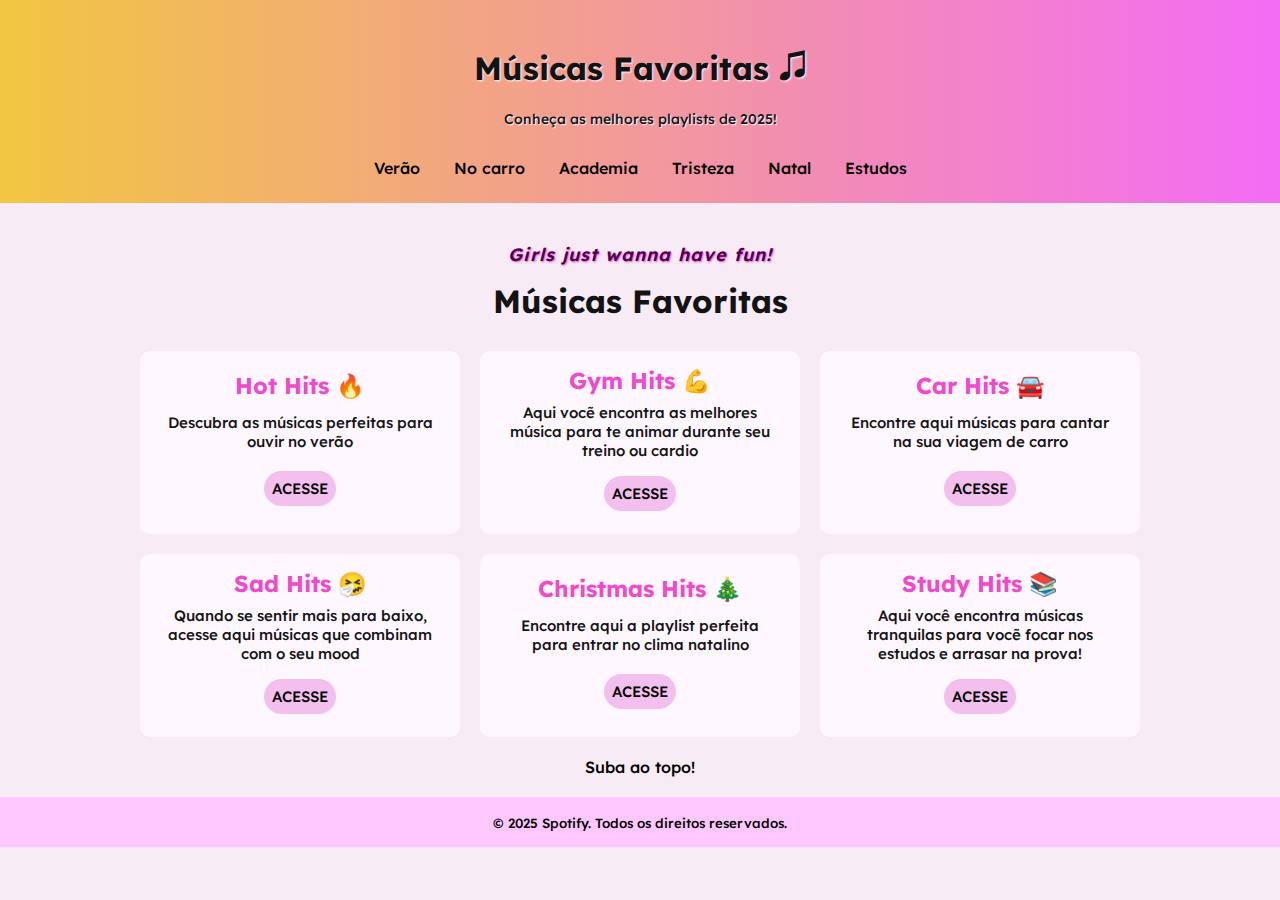
<file: index.html>
<!DOCTYPE html>

<html>
    <head>
        <title> Músicas Favoritas </title>
        <meta name = "description" content = 
        "site sobre as músicas favoritas da Naiara em 2025">
        <link rel="stylesheet" href="index.css">
        <meta name="viewport" content="width=device-width,initial-scale=1">
        <meta charset="UTF-8">
    </head>

    <body>
        <header>
            <h1>Músicas Favoritas <big>&#127900</big> </h1>
            <p>Conheça as melhores playlists de 2025!</p>
            <nav>
                    <a href="verao.html">Verão</a>
                    <a href="nocarro.html"> No carro </a>
                    <a href="academia.html"> Academia </a>
                    <a href="tristeza.html">Tristeza</a> 
                    <a href="natal.html">Natal</a>
                    <a href="estudar.html">Estudos</a>

            </nav>
        </header>
            
        <main>
            <section>
            
                <p id="frase-de-efeito"> <i>Girls just wanna have fun!</i> </p>
                <h1>Músicas Favoritas</h1>

                <div class="main-container">
                <!--verão-->
                <div class="main-block">
                    <h2> Hot Hits &#x1f525; </h2>
                    <p>Descubra as músicas perfeitas para ouvir no verão</p>
                    <a href="https://open.spotify.com/playlist/37i9dQZF1DWZ7eJRBxKzdO"> ACESSE </a>
                </div>

                <!-- academia -->
                <div class="main-block">
                    <h2> Gym Hits &#128170 </h2>
                    <p> Aqui vocẽ encontra as melhores música para te animar durante seu treino ou cardio 
                    </p>
                    <a href="https://open.spotify.com/playlist/7mZZkjpyoY83wHbssEtzNF"> ACESSE </a>
                </div>

                <!--no carro-->
                <div class="main-block">
                    <h2>Car Hits &#128664</h2>
                    <p>Encontre aqui músicas para cantar na sua viagem de carro</p>
                    <a href="https://open.spotify.com/playlist/1mqCaht92qRL06hhuSAXe7"> ACESSE</a>
                </div>

                <!-- TRISTEZA-->
                 <div class="main-block">
                    <h2>Sad Hits &#129319</h2>
                    <p> Quando se sentir mais para baixo, acesse aqui músicas que combinam com o seu mood</p>
                 
                 <a href="https://open.spotify.com/playlist/32fmHQIVPJvrvaSw4i1OTR">ACESSE</a>
                </div>

                <!--natal-->
                <div class="main-block">
                    <h2>Christmas Hits &#127876 </h2>
                    <p>Encontre aqui a playlist perfeita para entrar no clima natalino </p>
                    <a href="https://open.spotify.com/playlist/3wVdPrZNaqcDIdCPXavJgS">ACESSE</a>
                </div>

                <!--estudos-->
                    <div class="main-block">
                        <h2>Study Hits 📚</h2>
                        <p> Aqui você encontra músicas tranquilas para vocẽ focar nos estudos e arrasar na prova!</p>
                        <a href="https://open.spotify.com/playlist/3bZTQGrvewbkJJe6UpTFKc">ACESSE</a>
                    </div>
                </div>
                
                </div>
            </section>
                <p id="topo"><a href="index.html">Suba ao topo!</a></p>
        </main>
        <footer>
            <small> &copy; 2025 Spotify. Todos os direitos reservados.  </small>
        </footer>
    </body>

</html>
</file>
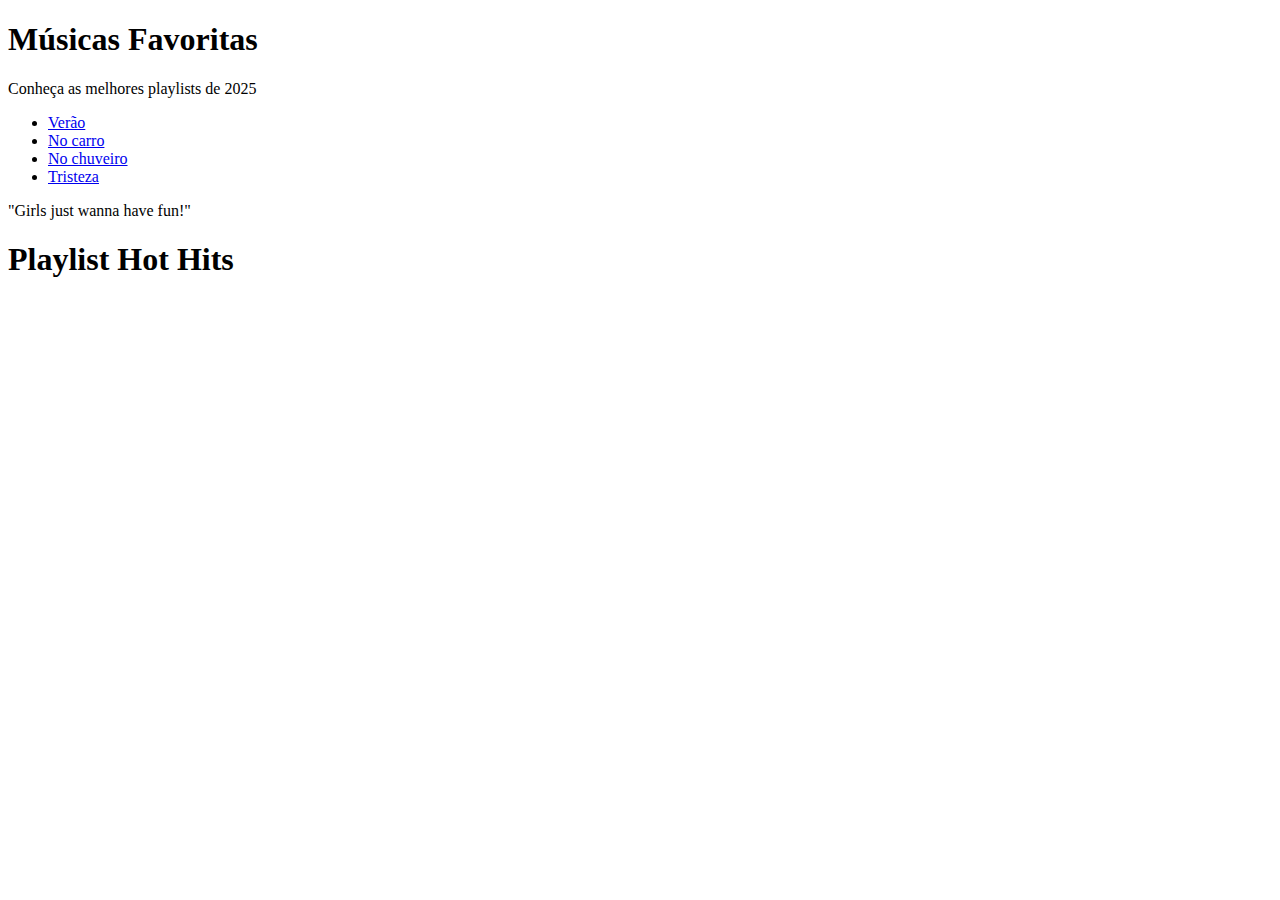
<file: verao.html>
<!DOCTYPE html>
<html>
    <head> 
        <title>Músicas Favoritas - Hot Hits
        </title> 
        <meta name = "description" content = "Playlist de Hot Hits"
    </head>

    <body>
            <header>
                <h1>Músicas Favoritas</h1>
                <p>Conheça as melhores playlists de 2025</p>
                <nav>
                    <ul>
                        <li><a href="verao.html">Verão</a></li>
                        <li><a href="nocarro.html"> No carro </a></li>
                        <li><a href="chuveiro.html"> No chuveiro </a></li>
                        <li><a href="tristeza.html">Tristeza</a></li>
                        
                    </ul>
                </nav>
            </header>
            
        <main>
            <section>
                <p>"Girls just wanna have fun!"</p>
                <h1>Playlist Hot Hits </h1>
            </section>

            <nav>
                <a href="#intro"></a>
            </nav>
            
            <h2 id="intro"></h2>
        </main>
        <footer></footer>
    </body>

</html>
</file>
<file: index.css>
@import url('https://fonts.googleapis.com/css2?family=Lexend:wght@100..900&display=swap');

*{
    margin: 0;
    padding: 0;
    box-sizing: border-box;
}
body{
    font-family: "Lexend", serif;
    color: #141314; 
    background-color:#f7ebf5;
    font-weight: 500; 
    margin-top: 0px;
}

header{
    background: linear-gradient(to right, #f2c641, #f36cf5); 
    text-align: center;
    padding: 22px 0px 10px 0px;
    display: flex;
    flex-direction: column;
    flex-wrap: wrap;
    justify-content: center;
    align-items: center;
    margin-top: 0px;
}
    header h1 {
        text-shadow: 1px 1px 2px #ffff;
        margin: 20px;
       

    }
   header p {
        text-shadow: 1px 1px 1px #ffff;
        font-size: 14px;
        margin-bottom: 20px;
    }
main {
    text-align: center;
    padding: 20px;
}
#frase-de-efeito {
    color: #4e004f;
    font-weight: 600;
    font-size: 18px; 
    letter-spacing: 1px;
    text-shadow: 1px 1px 2px #ee4bcb; 

}

nav {
    display: flex;
    flex-wrap: wrap;
    justify-content: baseline;
}

nav a {
    position: relative;
    padding: 10px 15px;
    margin: 0px 2px;
    color: black;
    margin-bottom: 5px;
    text-decoration: none;
    transition: all 0.3s;
}

nav a:hover {
    border-radius: 20px;
    border: none;
    background-color: #ffff;
    
}
.main-block a {
    color: black;
    text-decoration: none;
    background-color: hsl(305, 68%, 85%);
    border-radius: 40px;
    padding: 8px;
    margin: 8px;
    transition: all 0.6s;
    font-size: 15px;
}
.main-block a:hover {
    color: black;
    text-decoration: none;
    background-color: hsl(214, 78%, 74%);
    border-radius: 40px;
    padding: 8px;
    margin: 8px;
}


.main-container{
    display: flex;
    max-width: 1000px;
    margin: 0 auto;
    flex-wrap: wrap;
    gap: 20px;
    margin-top: 30px;
}

.main-block {
    background-color: #fff7ff;
    border-radius: 10px;
    box-shadow: 2px 2px 5px black, #ee4bcb;
    display:flex;
    flex: 1 1 300px;
    flex-direction: column;
    justify-content: space-evenly;
    align-items: center;
    padding: 15px;

}

#topo {
    padding-top: 20px;
}
#topo a {
    text-decoration: none;
    color: black;
    background-color: #f7ebf5;

}
#topo a:hover {
    color: #ed62f0;
    padding: 15px;
    border-radius: 5px 10px;
}
#frase-de-efeito {
    margin-top: 20px;
    margin-bottom: 15px;
}
main h1 {
    margin-bottom: 20px;
    margin-top: 15px;

}
footer{
    background-color: #fec7ff;
    color: black;
    padding: 15px 0px;
    text-align: center;
}

.main-block h2 {
    font-size: 23px;
    color: #ee4bcb;
}
.main-block p {
    font-size: 15px;
    padding: 8px;
}
</file>
